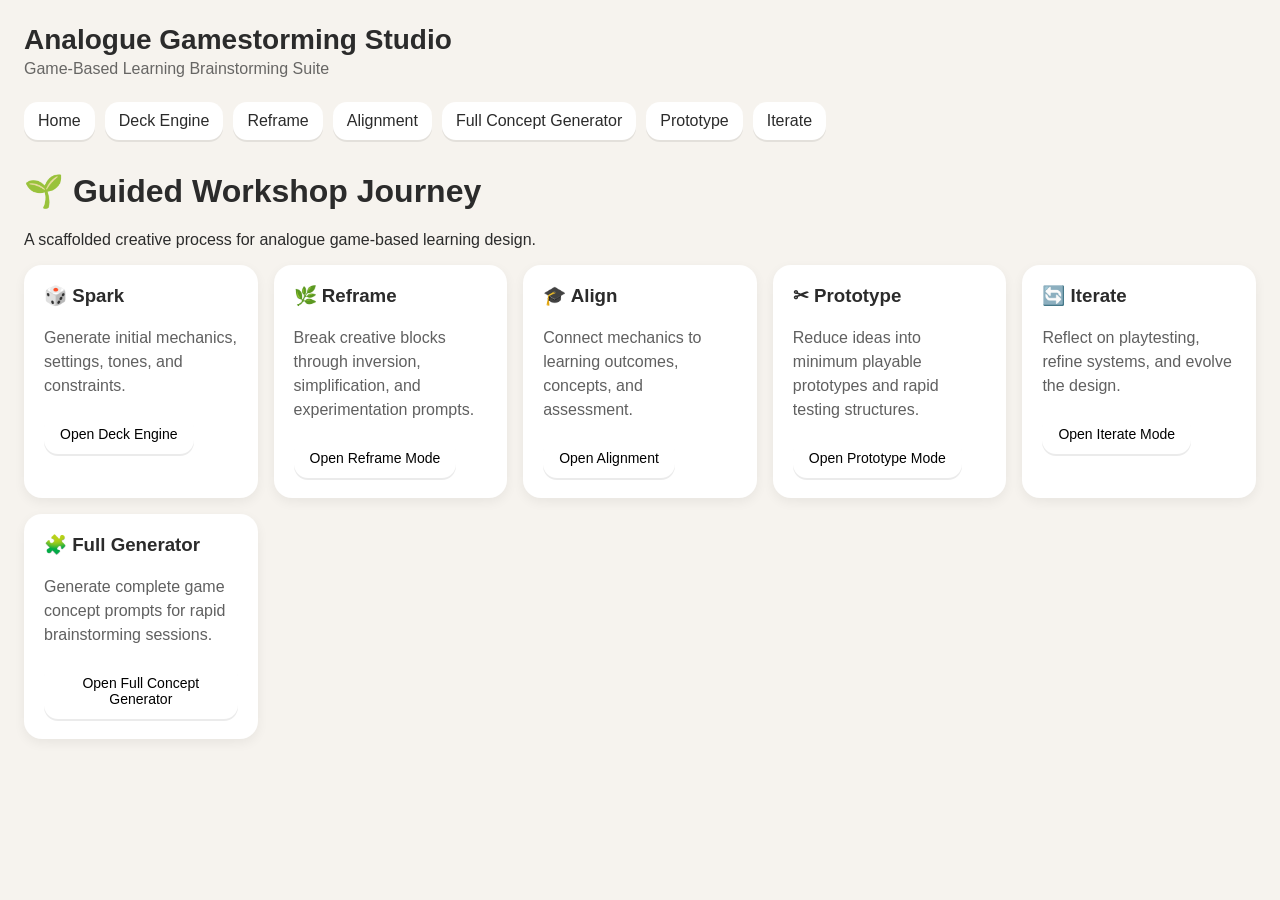
<file: index.html>
<!DOCTYPE html>

<html>

<head>

  <title>Analogue Design Studio</title>

  <link rel="stylesheet" href="assets/styles.css">

</head>

<body>

  <div id="nav"></div>

  <div class="page-section">

    <h1>
      🌱 Guided Workshop Journey
    </h1>

    <p>
      A scaffolded creative process for
      analogue game-based learning design.
    </p>

    <div class="flow-grid">

      <div class="flow-card">

        <h3>🎲 Spark</h3>

        <p>
          Generate initial mechanics,
          settings, tones, and constraints.
        </p>

        <a href="deck.html">
          <button>
            Open Deck Engine
          </button>
        </a>

      </div>

      <div class="flow-card">

        <h3>🌿 Reframe</h3>

        <p>
          Break creative blocks through
          inversion, simplification,
          and experimentation prompts.
        </p>

        <a href="reframe.html">
          <button>
            Open Reframe Mode
          </button>
        </a>

      </div>

      <div class="flow-card">

        <h3>🎓 Align</h3>

        <p>
          Connect mechanics to
          learning outcomes,
          concepts, and assessment.
        </p>

        <a href="alignment.html">
          <button>
            Open Alignment
          </button>
        </a>

      </div>

      <div class="flow-card">

        <h3>✂ Prototype</h3>

        <p>
          Reduce ideas into minimum
          playable prototypes and
          rapid testing structures.
        </p>

        <a href="prototype.html">
          <button>
            Open Prototype Mode
          </button>
        </a>

      </div>

      <div class="flow-card">

        <h3>🔄 Iterate</h3>

        <p>
          Reflect on playtesting,
          refine systems,
          and evolve the design.
        </p>

        <a href="iterate.html">
          <button>
            Open Iterate Mode
          </button>
        </a>

      </div>

      <div class="flow-card">

        <h3>🧩 Full Generator</h3>

        <p>
          Generate complete game
          concept prompts for rapid
          brainstorming sessions.
        </p>

        <a href="full.html">
          <button>
            Open Full Concept Generator
          </button>
        </a>

      </div>

    </div>

  </div>

  <script src="js/nav.js"></script>

</body>

</html>
</file>
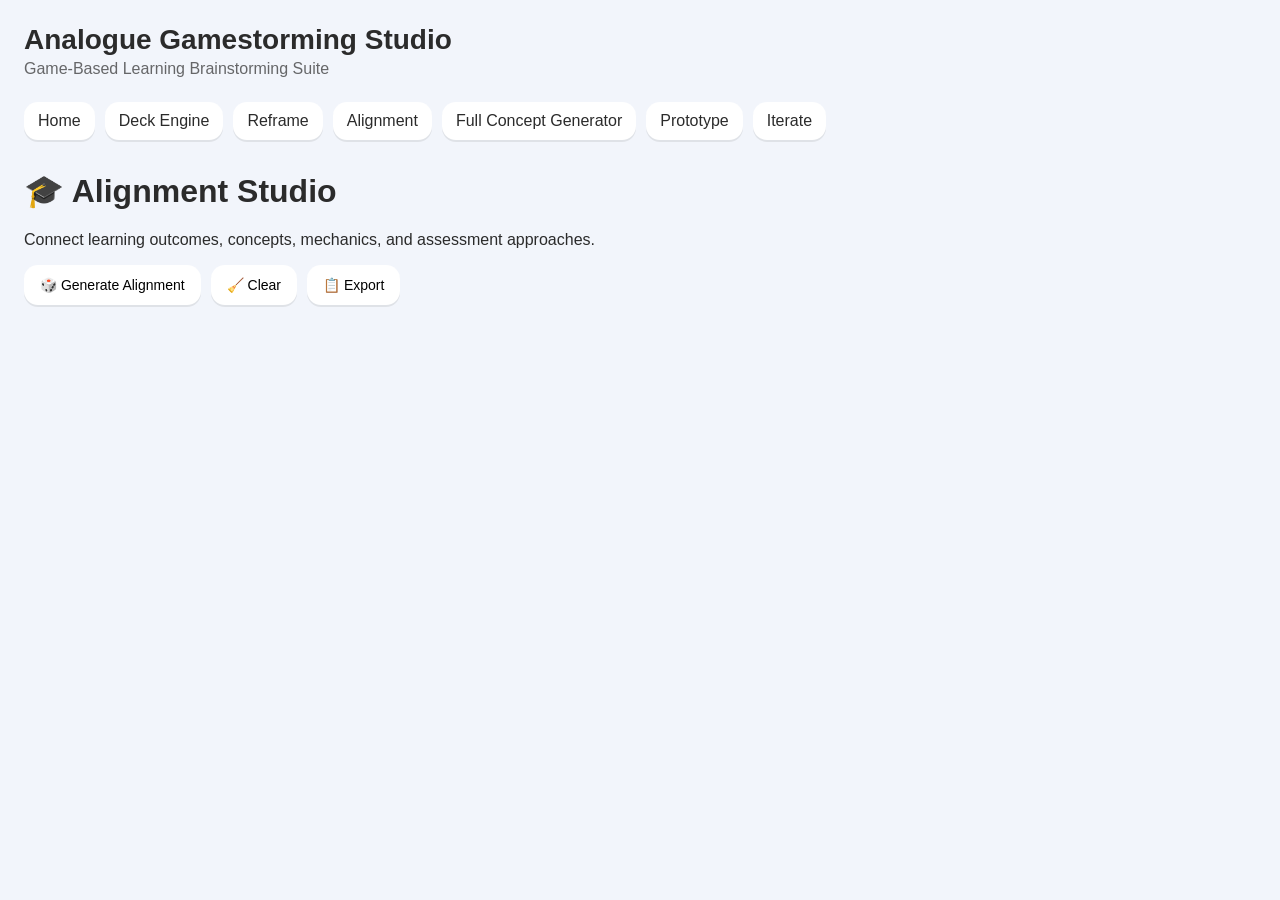
<file: alignment.html>
<!DOCTYPE html>

<html>

<head>

  <title>Alignment Mode</title>

  <link rel="stylesheet" href="assets/styles.css">

</head>

<body class="alignment-mode">

  <div id="nav"></div>

  <div class="page-section">

    <h1>🎓 Alignment Studio</h1>

    <p>
      Connect learning outcomes,
      concepts, mechanics,
      and assessment approaches.
    </p>

    <div class="button-row">

      <button onclick="generateAlignment()">
        🎲 Generate Alignment
      </button>

      <button onclick="clearCards()">
        🧹 Clear
      </button>

      <button onclick="exportCards()">
        📋 Export
      </button>

    </div>

    <div
      id="card-area"
      class="card-grid">
    </div>

  </div>

  <script src="packs/entrepreneurship.js"></script>

  <script src="js/core.js"></script>
  <script src="js/nav.js"></script>

  <script src="js/modes/alignment.js"></script>

</body>

</html>
</file>
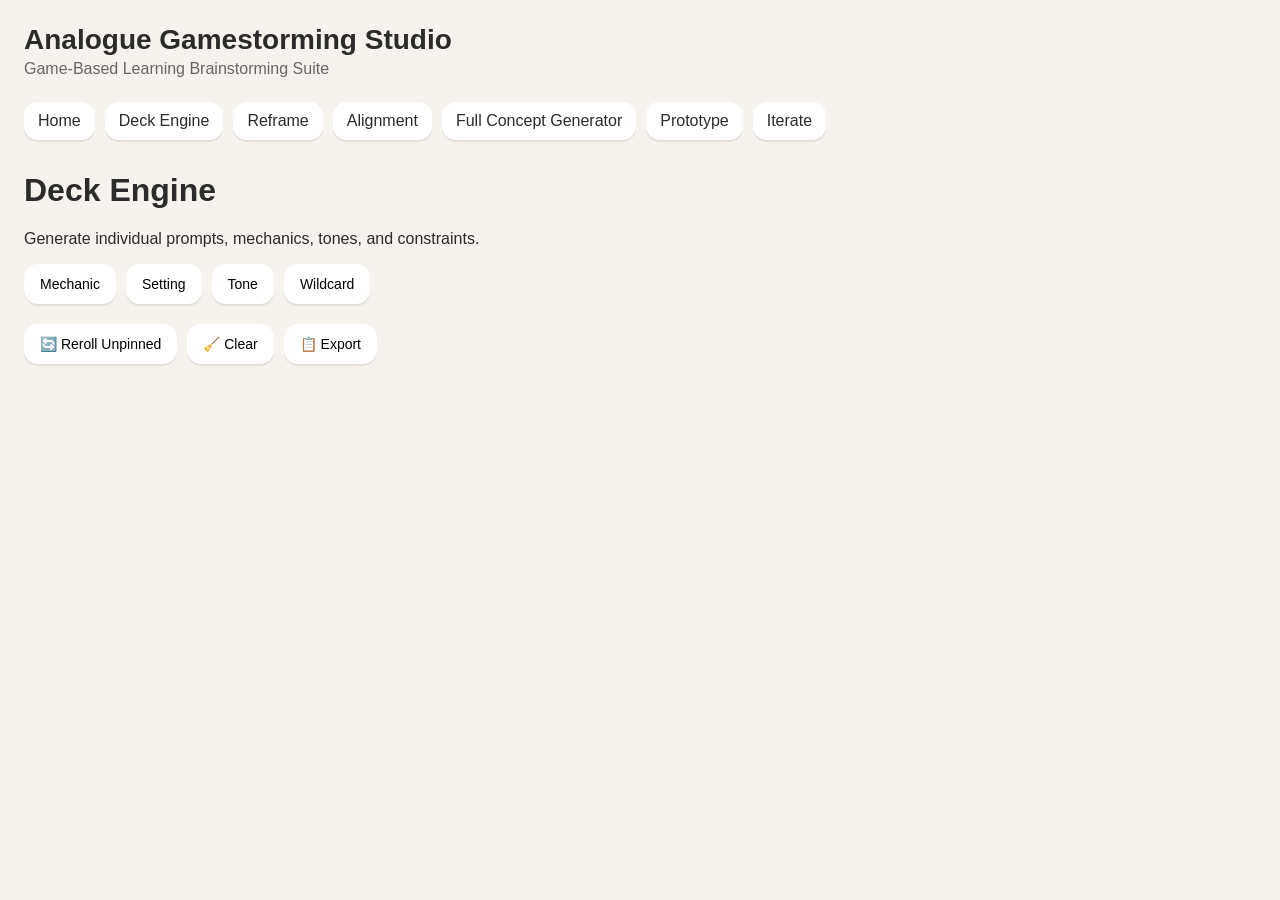
<file: deck.html>
<!DOCTYPE html>

<html>

<head>

  <title>Deck Engine</title>

  <link rel="stylesheet" href="assets/styles.css">

</head>

<body>

  <div id="nav"></div>

  <div class="page-section">

    <h1>Deck Engine</h1>

    <p>
      Generate individual prompts, mechanics,
      tones, and constraints.
    </p>

    <div class="button-row">

      <button onclick="drawElement('mechanics')">
        Mechanic
      </button>

      <button onclick="drawElement('settings')">
        Setting
      </button>

      <button onclick="drawElement('tones')">
        Tone
      </button>

      <button onclick="drawElement('wildcards')">
        Wildcard
      </button>

    </div>

    <div class="button-row">

      <button onclick="rerollAll()">
        🔄 Reroll Unpinned
      </button>

      <button onclick="clearCards()">
        🧹 Clear
      </button>

      <button onclick="exportCards()">
        📋 Export
      </button>

    </div>

    <div
      id="card-area"
      class="card-grid">
    </div>

  </div>

  <script src="packs/entrepreneurship.js"></script>

  <script src="js/core.js"></script>
  <script src="js/nav.js"></script>

  <script src="js/modes/deck.js"></script>

</body>

</html>
</file>
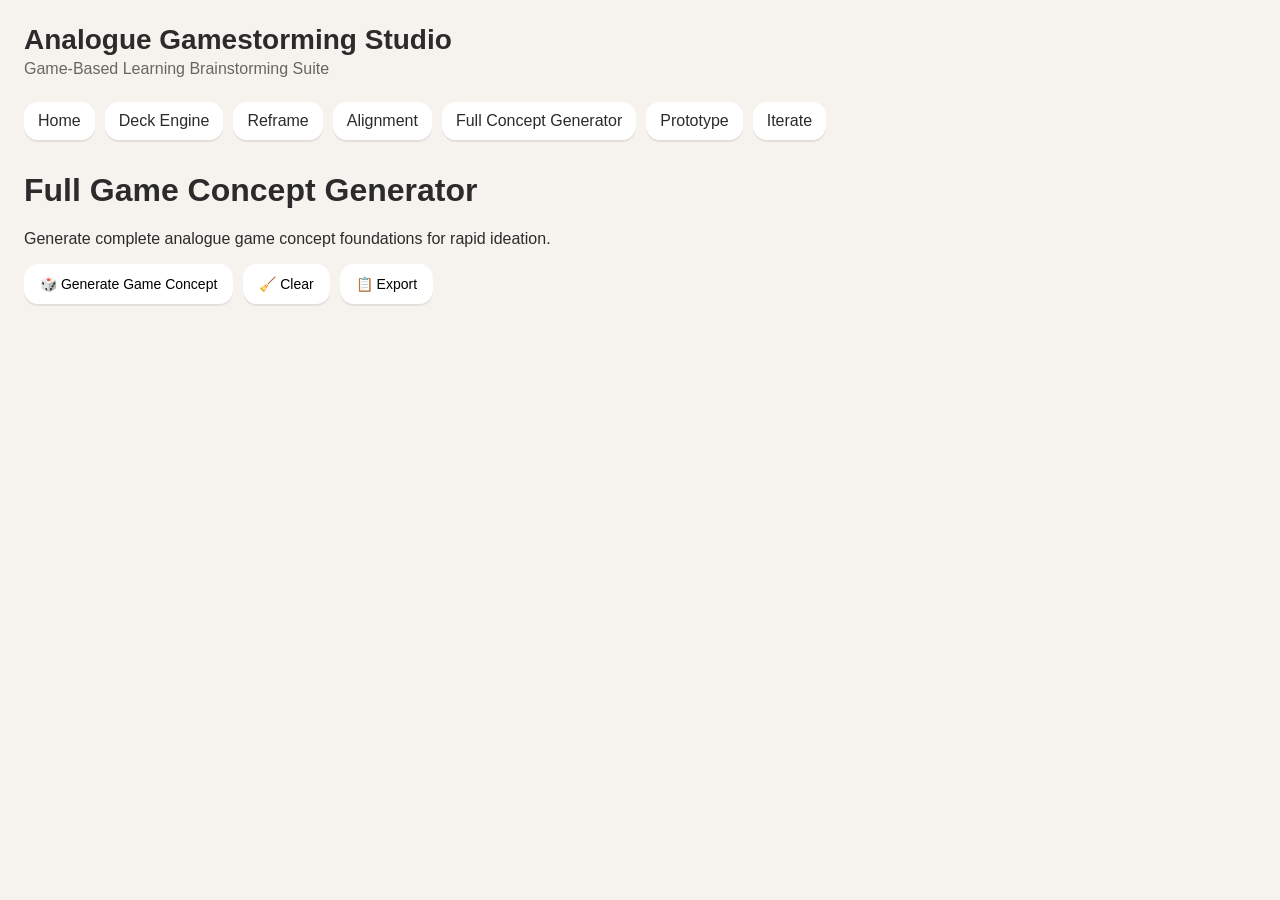
<file: full.html>
<!DOCTYPE html>

<html>

<head>

  <title>Full Game Concept Generator</title>

  <link rel="stylesheet" href="assets/styles.css">

</head>

<body>

  <div id="nav"></div>

  <div class="page-section">

    <h1>Full Game Concept Generator</h1>

    <p>
      Generate complete analogue
      game concept foundations
      for rapid ideation.
    </p>

    <div class="button-row">

      <button onclick="generateFullConcept()">
        🎲 Generate Game Concept
      </button>

      <button onclick="clearCards()">
        🧹 Clear
      </button>

      <button onclick="exportCards()">
        📋 Export
      </button>

    </div>

    <div
      id="card-area"
      class="card-grid">
    </div>

  </div>

  <script src="packs/entrepreneurship.js"></script>

  <script src="js/core.js"></script>
  <script src="js/nav.js"></script>

  <script src="js/modes/full.js"></script>

</body>

</html>
</file>
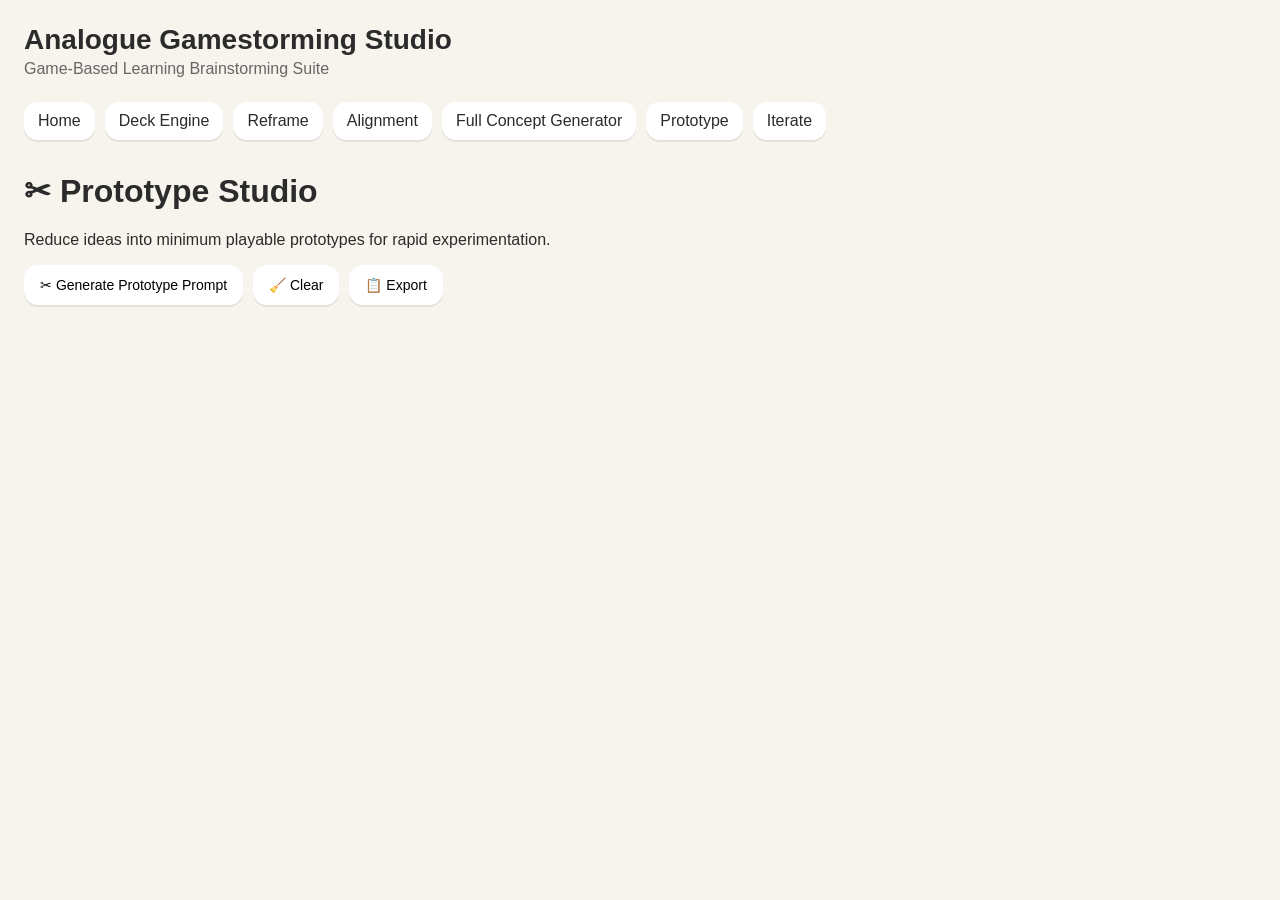
<file: prototype.html>
<!DOCTYPE html>

<html>

<head>

  <title>Prototype Mode</title>

  <link rel="stylesheet" href="assets/styles.css">

</head>

<body class="prototype-mode">

  <div id="nav"></div>

  <div class="page-section">

    <h1>✂ Prototype Studio</h1>

    <p>
      Reduce ideas into minimum
      playable prototypes for
      rapid experimentation.
    </p>

    <div class="button-row">

      <button onclick="generatePrototype()">
        ✂ Generate Prototype Prompt
      </button>

      <button onclick="clearCards()">
        🧹 Clear
      </button>

      <button onclick="exportCards()">
        📋 Export
      </button>

    </div>

    <div
      id="card-area"
      class="card-grid">
    </div>

  </div>

  <script src="packs/entrepreneurship.js"></script>

  <script src="js/core.js"></script>
  <script src="js/nav.js"></script>

  <script src="js/modes/prototype.js"></script>

</body>

</html>
</file>
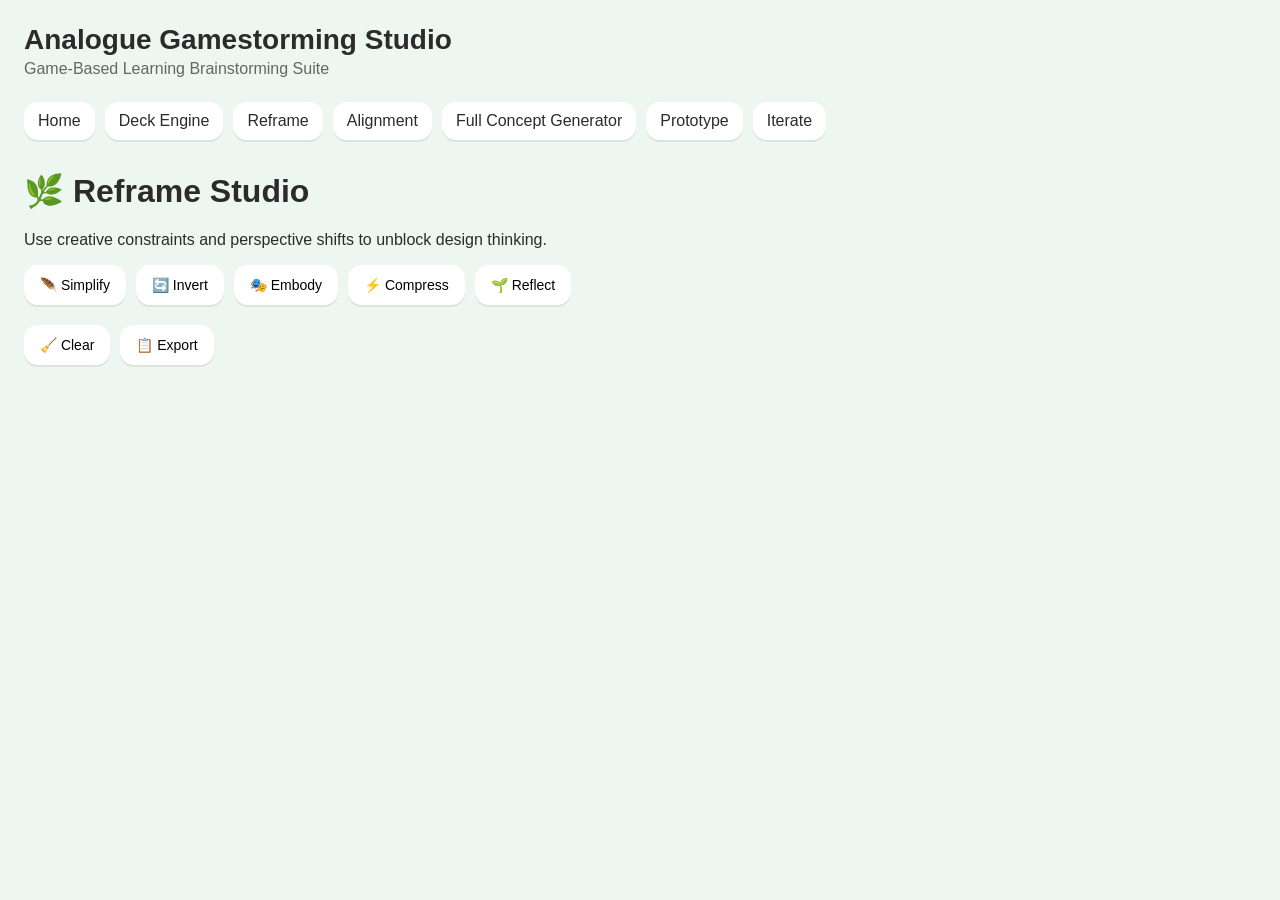
<file: reframe.html>
<!DOCTYPE html>

<html>

<head>

  <title>Reframe Mode</title>

  <link rel="stylesheet" href="assets/styles.css">

</head>

<body class="reframe-mode">

  <div id="nav"></div>

  <div class="page-section">

    <h1>🌿 Reframe Studio</h1>

    <p>
      Use creative constraints and
      perspective shifts to unblock
      design thinking.
    </p>

    <div class="button-row">

      <button onclick="drawReframe('simplify')">
        🪶 Simplify
      </button>

      <button onclick="drawReframe('invert')">
        🔄 Invert
      </button>

      <button onclick="drawReframe('embody')">
        🎭 Embody
      </button>

      <button onclick="drawReframe('compress')">
        ⚡ Compress
      </button>

      <button onclick="drawReframe('reflect')">
        🌱 Reflect
      </button>

    </div>

    <div class="button-row">

      <button onclick="clearCards()">
        🧹 Clear
      </button>

      <button onclick="exportCards()">
        📋 Export
      </button>

    </div>

    <div
      id="card-area"
      class="card-grid">
    </div>

  </div>

  <script src="packs/entrepreneurship.js"></script>

  <script src="js/core.js"></script>
  <script src="js/nav.js"></script>

  <script src="js/modes/reframe.js"></script>

</body>

</html>
</file>
<file: assets/styles.css>
/* =========================
   GLOBAL
========================= */

* {
  box-sizing: border-box;
}

body {
  margin: 0;
  padding: 24px;
  font-family: Inter, Arial, sans-serif;
  background: #f6f3ee;
  color: #2b2b2b;
}

h1, h2, h3 {
  margin-top: 0;
}

a {
  color: inherit;
  text-decoration: none;
}

/* =========================
   SUITE HEADER
========================= */

.suite-header {
  margin-bottom: 24px;
}

.suite-title {
  font-size: 28px;
  font-weight: 700;
}

.suite-subtitle {
  opacity: 0.7;
  margin-top: 4px;
}

/* =========================
   NAVIGATION
========================= */

.nav-bar {
  display: flex;
  flex-wrap: wrap;
  gap: 10px;
  margin: 20px 0;
}

.nav-button {
  background: white;
  border: none;
  border-radius: 14px;
  padding: 10px 14px;
  cursor: pointer;
  box-shadow: 0 2px 0 rgba(0,0,0,0.08);
  transition: 0.15s ease;
}

.nav-button:hover {
  transform: translateY(-1px);
}

/* =========================
   PAGE LAYOUT
========================= */

.page-section {
  margin-top: 32px;
}

.button-row {
  display: flex;
  flex-wrap: wrap;
  gap: 10px;
  margin-bottom: 20px;
}

/* =========================
   BUTTONS
========================= */

button {
  border: none;
  border-radius: 14px;
  padding: 12px 16px;
  cursor: pointer;
  background: white;
  font-size: 14px;
  box-shadow: 0 2px 0 rgba(0,0,0,0.08);
  transition: 0.15s ease;
}

button:hover {
  transform: translateY(-1px);
}

button:active {
  transform: translateY(1px);
  box-shadow: none;
}

/* =========================
   SELECTS
========================= */

select {
  border: none;
  border-radius: 14px;
  padding: 12px;
  background: white;
  box-shadow: 0 2px 0 rgba(0,0,0,0.08);
}

/* =========================
   CARD SYSTEM
========================= */

.card-grid {
  display: grid;
  gap: 16px;
}

.card {
  background: white;
  border-radius: 18px;
  padding: 18px;
  box-shadow: 0 4px 12px rgba(0,0,0,0.06);
}

.card-header {
  display: flex;
  justify-content: space-between;
  align-items: center;
  margin-bottom: 14px;
}

.card-type {
  font-size: 12px;
  font-weight: 700;
  opacity: 0.6;
  letter-spacing: 0.08em;
}

.card-content {
  font-size: 18px;
  line-height: 1.5;
}

/* =========================
   PINNED STATE
========================= */

.card.pinned {
  border: 2px solid #5d8f73;
  background: #f1f8f3;
}

/* =========================
   CARD CONTROLS
========================= */

.card-controls {
  display: flex;
  gap: 8px;
}

/* =========================
   HOMEPAGE FLOW
========================= */

.flow-grid {
  display: grid;
  gap: 16px;
  grid-template-columns: repeat(auto-fit, minmax(220px, 1fr));
}

.flow-card {
  background: white;
  border-radius: 18px;
  padding: 20px;
  box-shadow: 0 4px 12px rgba(0,0,0,0.06);
}

.flow-card h3 {
  margin-top: 0;
}

.flow-card p {
  opacity: 0.75;
  line-height: 1.5;
}

/* =========================
   MODE COLORS
========================= */

body.reframe-mode {
  background: #edf6f0;
}

body.alignment-mode {
  background: #f2f5fb;
}

body.prototype-mode {
  background: #f7f4ee;
}

/* =========================
   ALIGNMENT FLOW
========================= */

.alignment-arrow {

  text-align: center;

  font-size: 28px;

  opacity: 0.4;

  margin: -4px 0;

}
</file>
